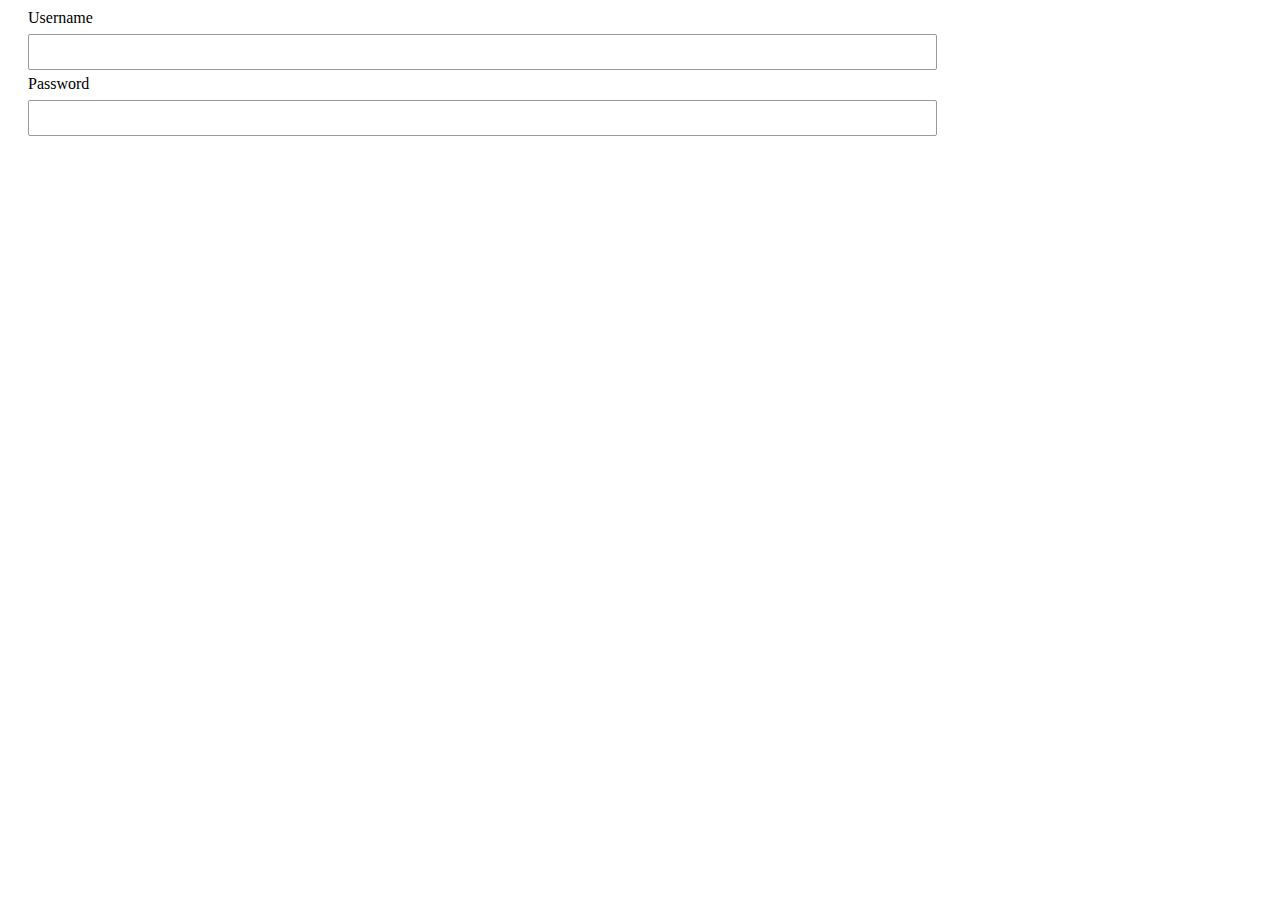
<file: Input/Input.html>
<!DOCTYPE html>
<html lang="en">
<head>
    <meta charset="UTF-8">
    <meta http-equiv="X-UA-Compatible" content="IE=edge">
    <meta name="viewport" content="width=device-width, initial-scale=1.0">
    <title>Input</title>
    <link rel="stylesheet" href="Input.css">
</head>
<body>
    <div class="input-group">
        <label>Username</label>						
        <input type="text">
    </div>

    <div class="input-group">
        <label>Password</label>						
        <input type="text">
    </div>
</body>
</html>
</file>
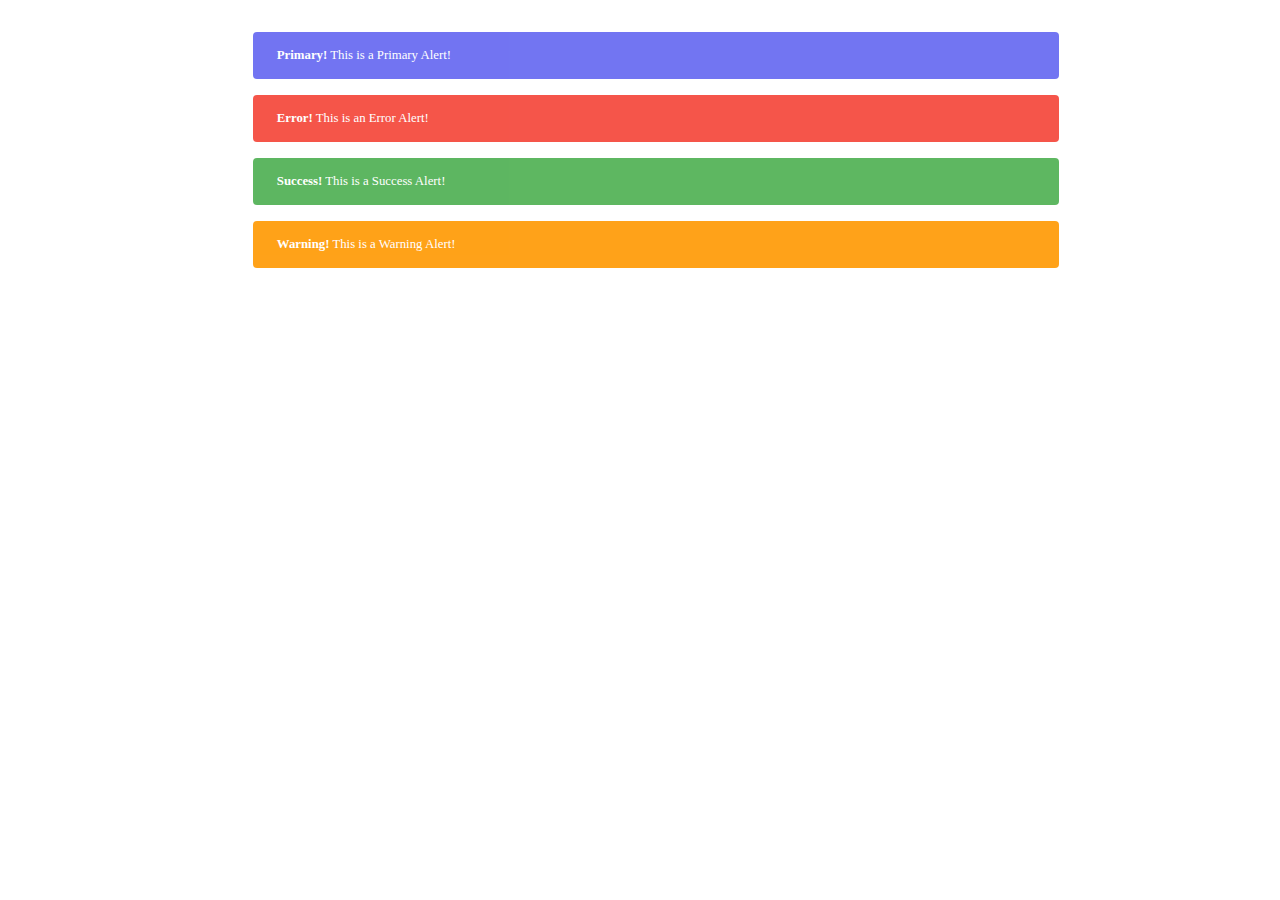
<file: Components/Alert/Alert.html>
<!DOCTYPE html>
<html lang="en">
<head>
    <meta charset="UTF-8">
    <meta http-equiv="X-UA-Compatible" content="IE=edge">
    <meta name="viewport" content="width=device-width, initial-scale=1.0">
    <title>Alert</title>
    <link rel="stylesheet" href="Alert.css">
</head>
<body>
    <div class="example-div alert-box">
        <div class="alert primary">
            <strong>Primary!</strong> This is a Primary Alert!
        </div>

        <div class="alert error">
            <strong>Error!</strong> This is an Error Alert!
        </div>

        <div class="alert success">
            <strong>Success!</strong> This is a Success Alert!
        </div>

        <div class="alert warning">
            <strong>Warning!</strong> This is a Warning Alert!
        </div>
    </div>
</body>
</html>
</file>
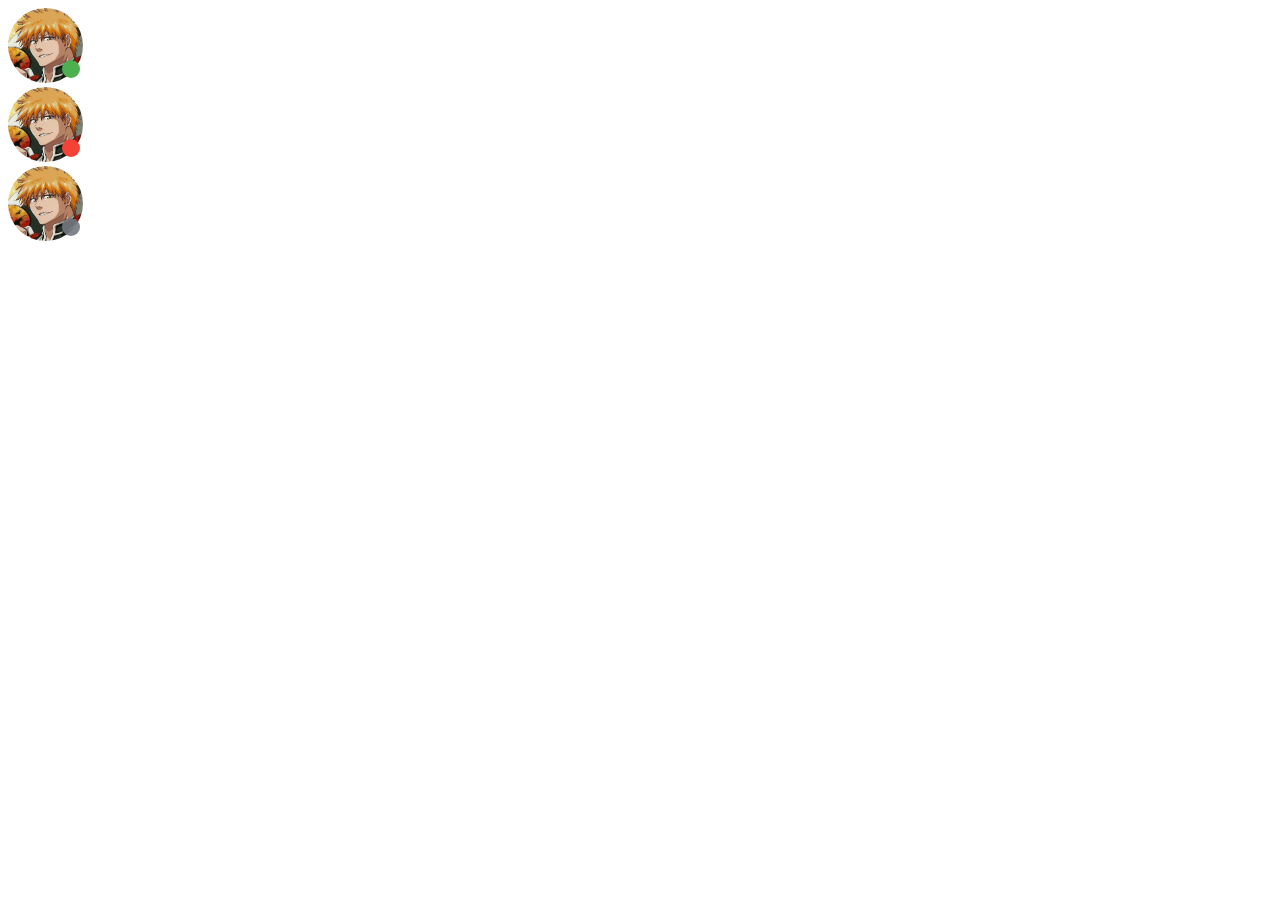
<file: Components/Badge/Badge.html>
<!DOCTYPE html>
<html lang="en">
  <head>
    <meta charset="UTF-8" />
    <meta http-equiv="X-UA-Compatible" content="IE=edge" />
    <meta name="viewport" content="width=device-width, initial-scale=1.0" />
    <title>Badge</title>
    <link rel="stylesheet" href="Badge.css" />
  </head>
  <body>
    
    <div class="badge-container">
      <img
        src="../Avatar/Profile Img.jpg"
        alt="profile-pic"
        class="avatar lg"
      />
      <div class="badge online"></div>
    </div>

    <div class="badge-container">
      <img
        src="../Avatar/Profile Img.jpg"
        alt="profile-pic"
        class="avatar lg"
      />
      <div class="badge dnd"></div>
    </div>

    <div class="badge-container">
      <img
        src="../Avatar/Profile Img.jpg"
        alt="profile-pic"
        class="avatar lg"
      />
      <div class="badge offline"></div>
    </div>
  </body>
</html>
</file>
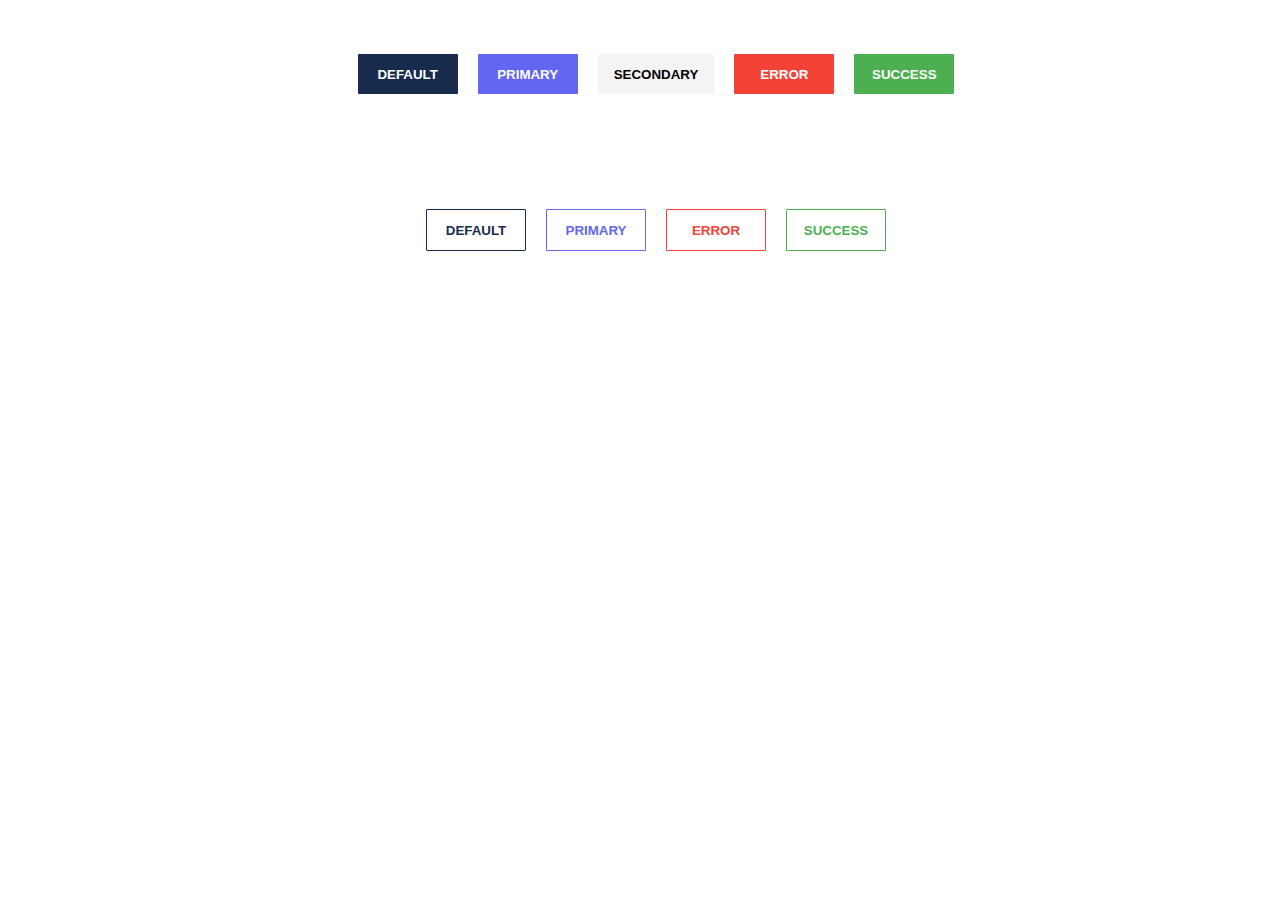
<file: Components/Button/button.html>
<!DOCTYPE html>
<html lang="en">
<head>
    <meta charset="UTF-8">
    <meta http-equiv="X-UA-Compatible" content="IE=edge">
    <meta name="viewport" content="width=device-width, initial-scale=1.0">
    <title>Document</title>
    <link rel="stylesheet" href="button.css">
</head>
<body>
    <div class="example-div">
        <button class="btn">DEFAULT</button>

        <button class="btn btn-primary">PRIMARY</button>

        <button class="btn btn-secondary">SECONDARY</button>

        <button class="btn btn-error">ERROR</button>

        <button class="btn btn-success">SUCCESS</button>

    </div>

    <div class="example-div">
        <button class="btn outline">DEFAULT</button>

        <button class="btn outline-primary">PRIMARY</button>

        <button class="btn outline-error">ERROR</button>

        <button class="btn outline-success">SUCCESS</button> 
    </div>
</body>
</html>
</file>
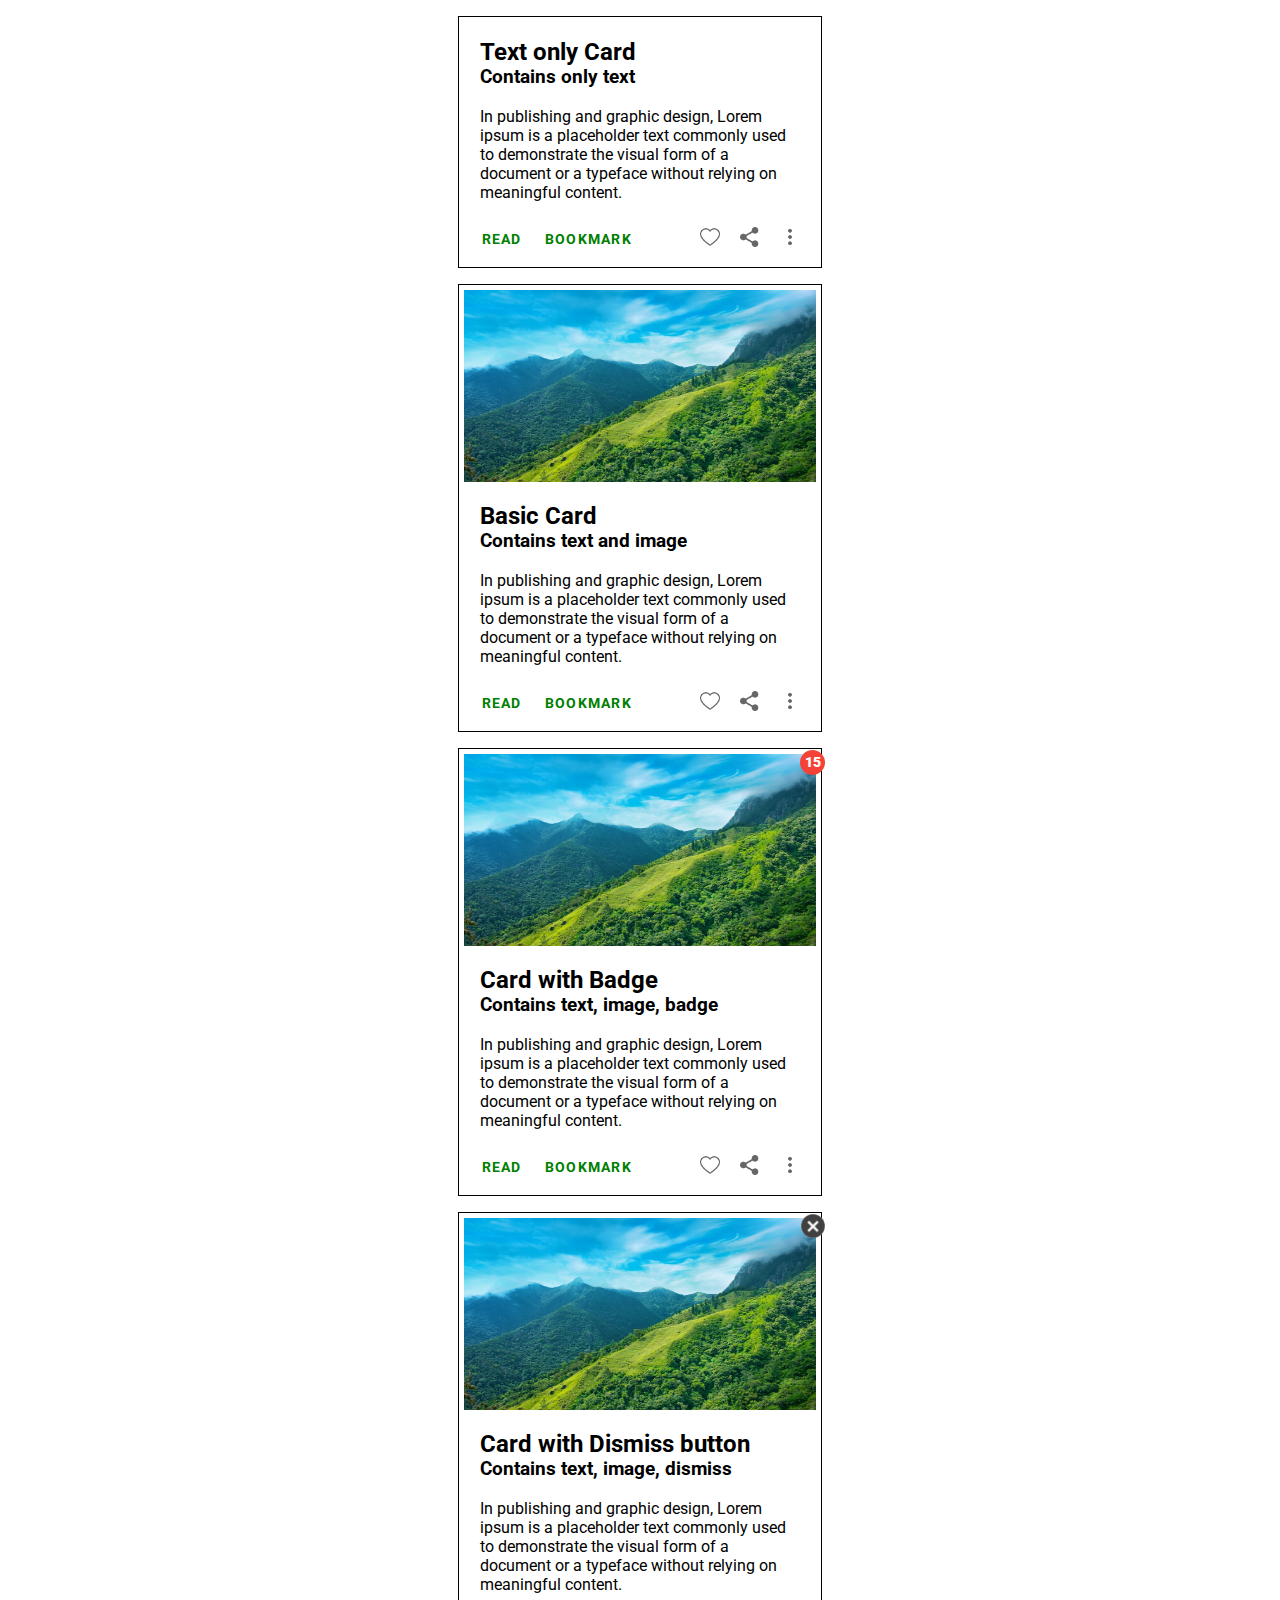
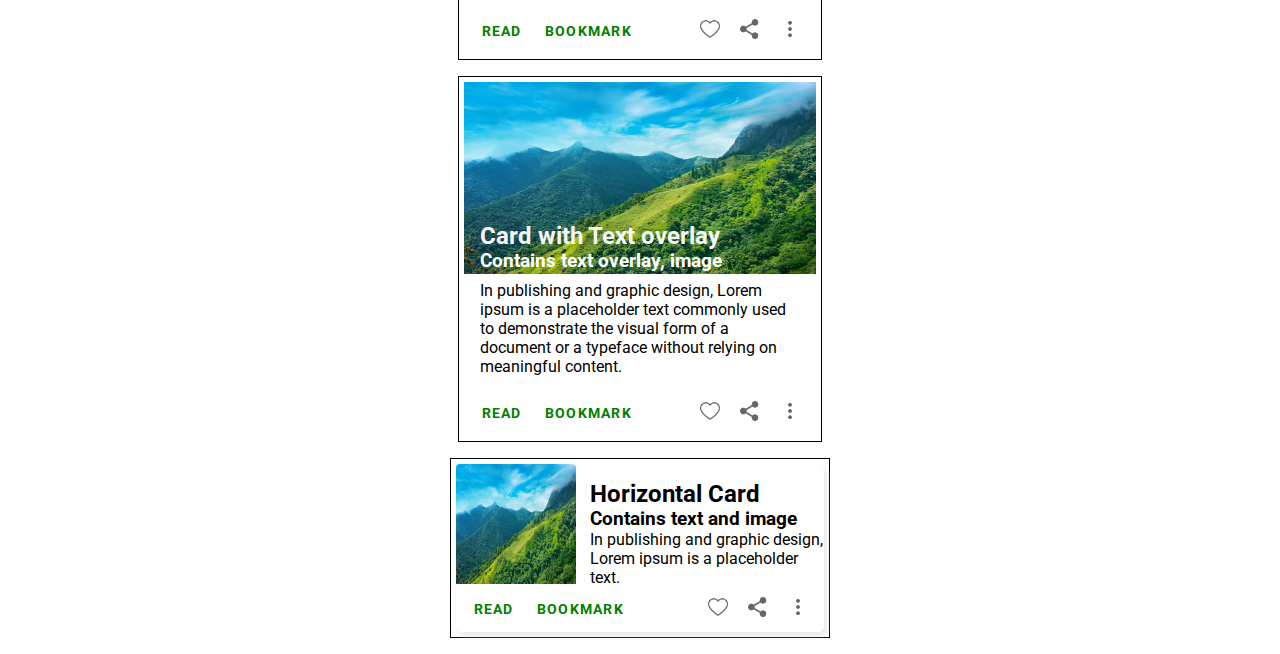
<file: Components/Card/Card.html>
<!DOCTYPE html>
<html lang="en">
<head>
    <meta charset="UTF-8">
    <meta http-equiv="X-UA-Compatible" content="IE=edge">
    <meta name="viewport" content="width=device-width, initial-scale=1.0">
    <title>Card</title>
    <link rel="stylesheet" href="Card.css">
</head>
<body>
    <div class="outer-div">
        <!-- Text Only Card -->
        <div class="basic-card-class">
            <div class="basic-card">
              <div class="upperSection">
                 <div class="upperContent">
                   <h2>Text only Card</h2>
                   <h3>Contains only text</h3>
                 </div>
                 <div class="details">
                   <p>
                    In publishing and graphic design, Lorem ipsum is a placeholder text commonly used to demonstrate the visual form of a document or a typeface without relying on meaningful content.
                   </p>
                 </div>
              </div>
      
              <div class="lower">
                <div>
                  <button>
                    <small>READ</small>
                  </button>
                  <button>
                    <small>BOOKMARK</small>
                  </button>
                </div>
                <div>
                  <img src="./images/like.png" alt="" />
                  <img src="./images/share.png" alt="" />
                  <img src="./images/options.png" alt="" />
                </div>
              </div>
            </div>
        </div>

        <!-- Basic card -->
        <div class="basic-card-class">
            <div class="basic-card">
              <div class="upperSection">
                <img src="./images/card-image.jpg" alt="" />
      
                <div class="upperContent">
                    <h2>Basic Card</h2>
                    <h3>Contains text and image</h3>
                </div>
                <div class="details">
                  <p>
                    In publishing and graphic design, Lorem ipsum is a placeholder text commonly used to demonstrate the visual form of a document or a typeface without relying on meaningful content.
                  </p>
                </div>
              </div>
      
              <div class="lower">
                <div>
                  <button>
                    <small>READ</small>
                  </button>
                  <button>
                    <small>BOOKMARK</small>
                  </button>
                </div>
                <div>
                  <img src="./images/like.png" alt="" />
                  <img src="./images/share.png" alt="" />
                  <img src="./images/options.png" alt="" />
                </div>
              </div>
            </div>
        </div>

        <!-- Card with badges -->
        <div class="basic-card-class">
            <div class="basic-card badge-card">
              <div class="badge">15</div>
              <div class="upperSection">
                <img src="./images/card-image.jpg" alt="" />
      
                <div class="upperContent">
                    <h2>Card with Badge</h2>
                    <h3>Contains text, image, badge</h3>
                </div>
                <div class="details">
                  <p>
                    In publishing and graphic design, Lorem ipsum is a placeholder text commonly used to demonstrate the visual form of a document or a typeface without relying on meaningful content.
                  </p>
                </div>
              </div>
      
              <div class="lower">
                <div>
                  <button>
                    <small>READ</small>
                  </button>
                  <button>
                    <small>BOOKMARK</small>
                  </button>
                </div>
                <div>
                    <img src="./images/like.png" alt="" />
                    <img src="./images/share.png" alt="" />
                    <img src="./images/options.png" alt="" />
                </div>
              </div>
            </div>
        </div>

        <!-- Card with dismiss icon -->

        <div class="basic-card-class">
          <div class="basic-card dismiss-card">
            <div class="crx">
              <img src="./images/close.png" alt="" />
            </div>
            <div class="upperSection">
              <img src="./images/card-image.jpg" alt="" />
    
              <div class="upperContent">
                <h2>Card with Dismiss button</h2>
                <h3>Contains text, image, dismiss</h3>
              </div>
              <div class="details">
                <p>
                  In publishing and graphic design, Lorem ipsum is a placeholder text commonly used to demonstrate the visual form of a document or a typeface without relying on meaningful content.
                </p>
              </div>
            </div>
    
            <div class="lower">
              <div>
                <button>
                  <small>READ</small>
                </button>
                <button>
                  <small>BOOKMARK</small>
                </button>
              </div>
              <div>
                  <img src="./images/like.png" alt="" />
                  <img src="./images/share.png" alt="" />
                  <img src="./images/options.png" alt="" />
              </div>
            </div>
          </div>
        </div>

        <!-- Card with text overlay -->
        <div class="basic-card-class">
          <div class="basic-card text-overlay">
            <div class="upperSection">
              <img src="./images/card-image.jpg" alt="" />
    
              <div class="upperContent">
                <h2>Card with Text overlay</h2>
                <h3>Contains text overlay, image</h3>
              </div>
              <div class="details">
                <p>
                  In publishing and graphic design, Lorem ipsum is a placeholder text commonly used to demonstrate the visual form of a document or a typeface without relying on meaningful content.
                </p>
              </div>
            </div>
    
            <div class="lower">
              <div>
                <button>
                  <small>READ</small>
                </button>
                <button>
                  <small>BOOKMARK</small>
                </button>
              </div>
              <div>
                <img src="./images/like.png" alt="" />
                <img src="./images/share.png" alt="" />
                <img src="./images/options.png" alt="" />
              </div>
            </div>
          </div>
        </div>

        <!-- Horizontal card -->
        <div class="basic-card-class">
          <div class="horizontal-card">
            <div class="upperSection">
              <img src="./images/card-image.jpg" alt="" />
    
              <div class="upperContent">
                <h2>Horizontal Card</h2>
                <h3>Contains text and image</h3>
                <p>
                  In publishing and graphic design, Lorem ipsum is a placeholder text.
                </p>
              </div>
              
                
              
            </div>
            <div class="lower">
              <div>
                <button>
                  <small>READ</small>
                </button>
                <button>
                  <small>BOOKMARK</small>
                </button>
              </div>
              <div>
                <img src="./images/like.png" alt="" />
                <img src="./images/share.png" alt="" />
                <img src="./images/options.png" alt="" />
              </div>
            </div>
          </div>
        </div>


    </div>

    

    

</body>
</html>
</file>
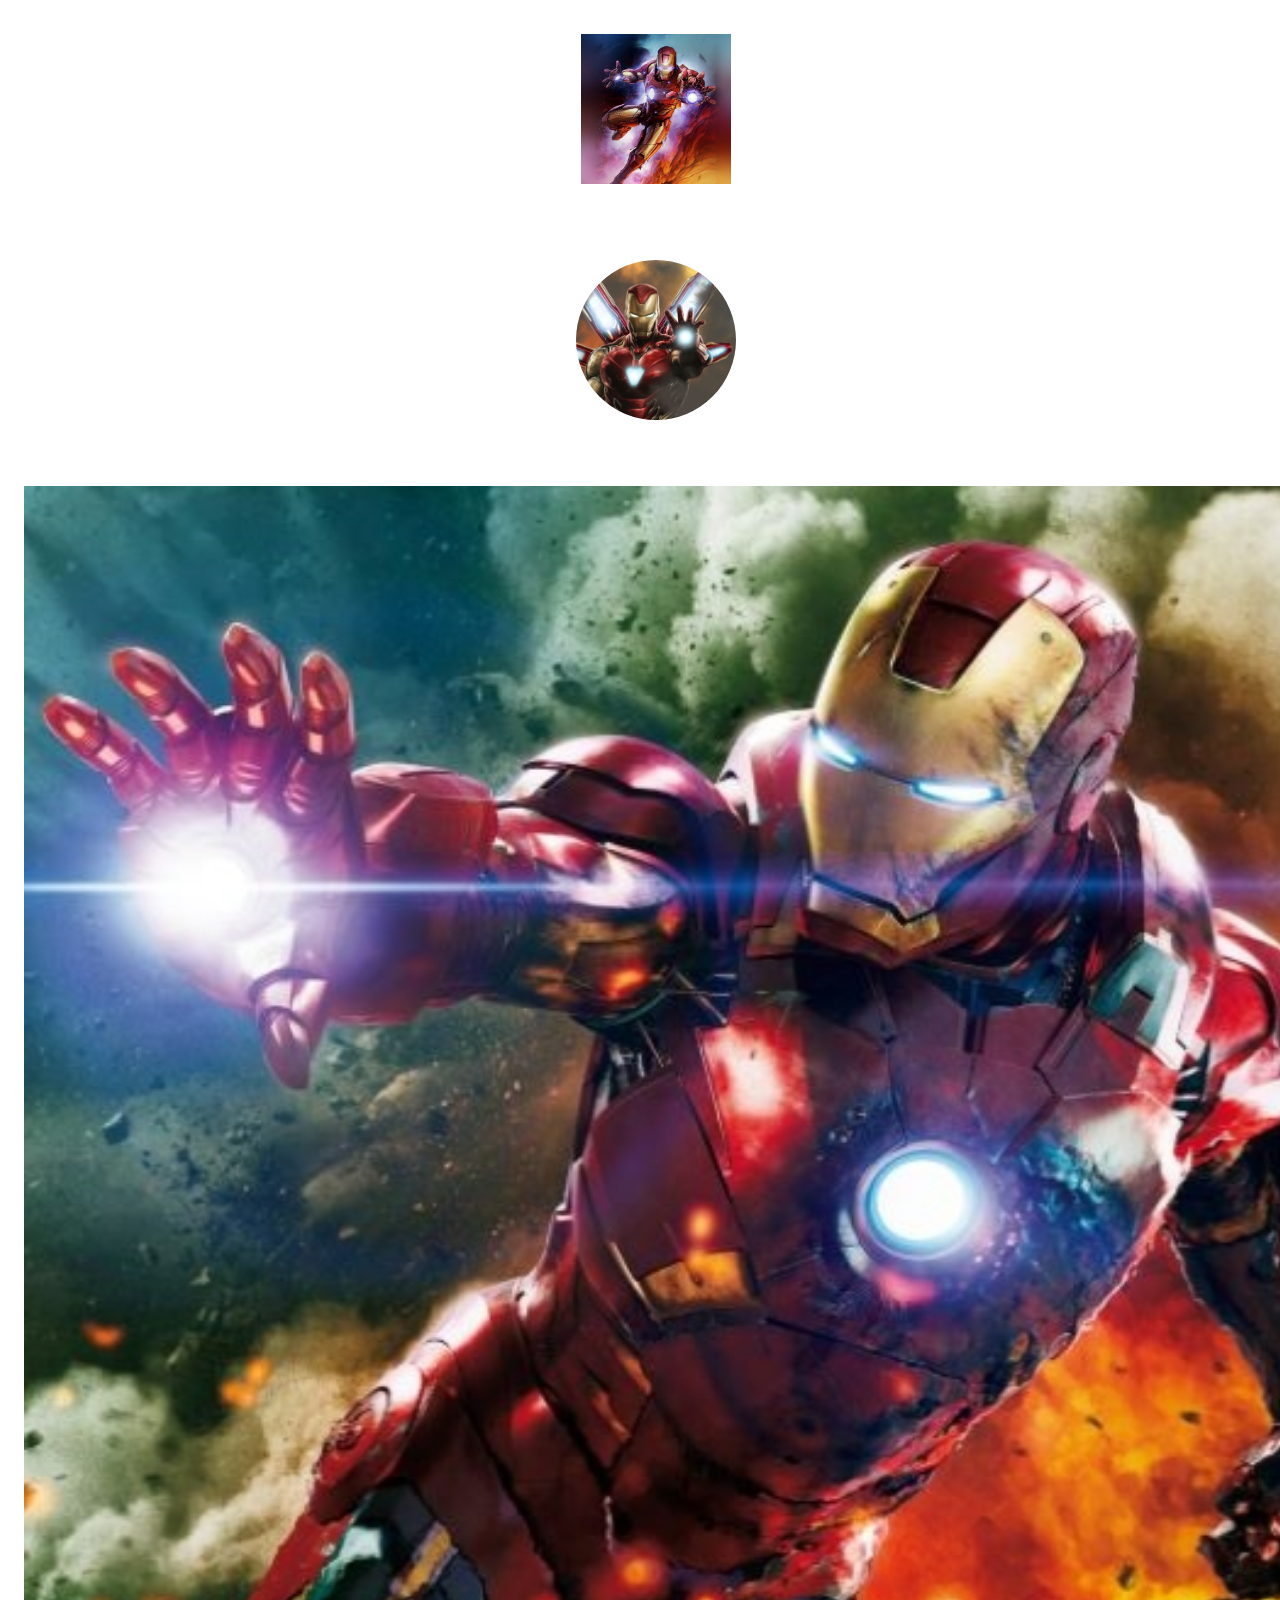
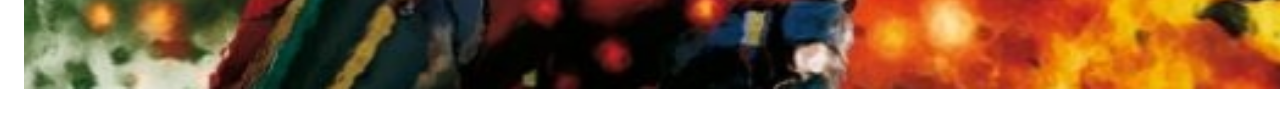
<file: Components/Image/Image.html>
<!DOCTYPE html>
<html lang="en">
<head>
    <meta charset="UTF-8">
    <meta http-equiv="X-UA-Compatible" content="IE=edge">
    <meta name="viewport" content="width=device-width, initial-scale=1.0">
    <title>Image</title>
    <link rel="stylesheet" href="Image.css">
</head>
<body>
    <div class="example-div">
        <img src="./Iron-man-sq.jpg" alt="image" class="sq-img">
    </div>
    <div class="example-div">
        <img src="./Iron-Man-round.jpg" alt="image" class="round-img">
    </div>
    <div class="example-div">
        <img src="./iron-man-full.png" alt="responsive-image" class="rsp-img">
    </div> 
</body>
</html>
</file>
<file: Input/Input.css>
@import url(/style.css);


.input-group {
    font-size: 1rem;
    line-height: 20px;
    margin: 0 20px 10px;
    width: 70%;
}
  
label {
    display: block;
    margin-bottom: 2px;
}

input[type=text] {
    background: #fff;
    border: 1px solid #999;
    padding:.6rem .7rem;
    float: left;
    font-size: .8rem;
    margin: 4px 0;
    width: 100%;
    outline: none;
    border-radius: 2px;
}

.input-group input:focus{
    border : 2px solid var(--active-color)
}

.input-group.err label{
    color: var(--danger-color);
}

.input-group.err input{
    border: 1px solid var(--danger-color);
}

.input-group.err input:focus{
    border: 1px solid var(--danger-hover);
}
</file>
<file: Components/Alert/Alert.css>
@import url(/style.css);

.alert{
    width: 60%;
    color:white;
    border-radius: 4px;
    background-color: var(--primary-color) ;
    padding: 1rem 1.5rem;
    opacity: .9;
    margin: .5rem 0;
    font-size: .8rem;
}

.primary{
    background-color: var(--primary-color) ;
}

.error{
    background-color: var(--danger-color);
}

.success{
    background-color: var(--success-color);
}

.warning{
    background-color: var(--warning-color);
}

/* .example-div{
    border-radius: 4px;
    
    min-height: 100px;
    width: 100%;
    display: flex;
    justify-content: center;
    align-items: center;
    padding: 1rem;
    margin-bottom: 1.5rem;
    /* flex-wrap: wrap; */
    /* background-color: #F5F7F9;
} 
*/


.alert-box{
    flex-direction: column;
}
</file>
<file: Components/Badge/Badge.css>
@import url(../Avatar/Avatar.css);
@import url(/style.css);

.badge-container {
  position: relative;
  width: max-content;
}

.badge {
  display: flex;
  justify-content: center;
  align-items: center;
  top: -4px;
  right: -9px;
  position: absolute;
  font-size: 0.5rem;
  color: white;
  font-weight: 900;
  height: 18px;
  width: 18px;
  border: none;
  background-color: var(--danger-color);
  border-radius: 50%;
}

.badge.online {
  background-color: var(--success-color);
  top: 52px;
  right: 3px;
}

.badge.offline {
  background-color: var(--dark-grey);
  top: 52px;
  right: 3px;
}

.badge.dnd {
  background-color: var(--danger-color);
  top: 52px;
  right: 3px;
}
</file>
<file: Components/Button/button.css>
@import url(/style.css);

/* BUTTON COMPONENT START */

/* Contained Button */
.btn{
    font-weight: 600;
    background: var(--default-color);
    color: white;
    min-width: 100px;
    width: max-content;
    padding: .8rem 1rem ;
    border-radius: 1px;
    border: none;
    cursor: pointer;
    /* box-shadow: rgba(0, 0, 0, 0.24) 0px 3px 8px; */
    transition: all .3s ease-in-out;
    margin: 10px;
}

.btn-primary{
    background-color : var(--primary-color);
    color : white;
}

.btn-primary:hover{
    background-color: var(--primary-hover);
}

.btn-secondary{
    background-color: var(--secondary-color);
    color : black;
}

.btn-secondary:hover{
    background-color: var(--secondary-hover);
}

.btn-error{
    background-color: var(--danger-color);
}

.btn-error:hover{
    background-color: var(--danger-hover);
}

.btn-success{
    background-color: var(--success-color);
}

.btn-success:hover{
    background-color: var(--success-hover);
}

/* Outline Button */
.btn.outline{
    background-color: white;
    border: 1px solid var(--default-color);
    color : var(--default-color)
}

.btn.outline:hover{
    background-color: var(--default-color);
    color : white
}

.btn.outline-primary{
    background-color: white;
    border: 1px solid var(--primary-color);
    color: var(--primary-color)
}

.btn.outline-primary:hover{
    background-color: var(--primary-color);
    color: white;
}

.btn.outline-error{
    background-color: white;
    border: 1px solid var(--danger-color);
    color: var(--danger-color);
}

.btn.outline-error:hover{
    background-color: var(--danger-color);
    color: white;
}

.btn.outline-success{
    background-color: white;
    border: 1px solid var(--success-color);
    color: var(--success-color);
}

.btn.outline-success:hover{
    background-color: var(--success-color);
    color: white;
}

.btn-link{
    background-color: var(--active-color);
    color: white;
}

.btn-icon:hover,.btn-link:hover{
    background-color: var(--active-hover);
}

.btn-icon{
    background-color: var(--active-color);
    display: flex;
    justify-content: space-around;
    align-items: center;
}

.btn-icon svg{
    height: max-content;
}
</file>
<file: Components/Card/Card.css>
@import url(/style.css);
@import url(/Components/Badge/Badge.css);
@import url("https://fonts.googleapis.com/css2?family=Roboto&display=swap");


* {
    margin: 0;
    padding: 0;
}

body {
    font-family: "roboto", "sans-serif";
}

.outer-div{
    margin: 1rem;
    display: flex;
    flex-direction: column;
    align-items: center;
    row-gap: 1rem;
}


/* lower */

.lower {
    display: flex;
    justify-content: space-between;
    align-items: center;
    margin-top: 0.4rem;
    margin-bottom: 0.4rem;
}
  
.lower img {
    width: 1.25rem;
    height: 1.25rem;
    margin-right: 1rem;
}
  
.lower div {
    margin-left: 0.5rem;
}
  
.lower small {
    font-size: 0.9rem;
    color: green;
    letter-spacing: 1.25px;
    font-family: "roboto";
    font-weight: bold;
}
  
.lower button {
    border: none;
    background-color: rgba(0, 0, 0, 0);
    padding: 0.5rem 0.6rem;
}
  
.lower button:hover {
    cursor: pointer;
    background-color: rgba(98, 0, 238, 0.03);
    border-radius: 0.3rem;
}
  
.lower img:hover {
    cursor: pointer;
}



/* basic-card */

.basic-card-class {
    display: flex;
    justify-content: center;
    align-items: center;
    height: fit-content;
    border: solid 1px;
    max-width: 23rem;
    position: relative;
    padding: 0.3rem;
}
  
.upperSection:hover {
    background-color: #f5f5f5;
    cursor: pointer;
}
  
.basic-card {
    display: flex;
    flex-flow: column nowrap;
    width: 22rem;
    /* box-shadow: 3px 3px 80px 1px rgba(207, 207, 207, 0.5);   */
    border-radius: 0.4rem;
}
  
.basic-card .upperSection img {
    width: 22rem;
    height: 12rem;
}
  
.basic-card .upperContent {
    padding: 1rem;
}
  

  
.details {
    margin-top: 0.2rem;
    padding: 0 1rem;
    padding-bottom: 0.5rem;
    margin-bottom: 0.4rem;
} 


/* text-overlay */

.text-overlay .upperSection {
    position: relative;
}
  
.text-overlay .upperContent {
    position: absolute;
    left: 0;
    color: whitesmoke;
    bottom: 3rem;
}

.text-overlay .upperContent h3 {
    color: white;
}

/* card with badge */

.badge-card {
    position: relative;
}

.basic-card.badge-card .badge {
    height: 1.56rem;
    width: 1.56rem;
    font-size: 0.9rem;
}

/* Dismissable card */

.dismiss-card {
    position: relative;
}

.crx img{
    display: flex;
    top: -0.25rem;
    right: -0.56rem;
    background-color: grey;
    position: absolute;
    height: 1.5rem;
    width: 1.5rem;
    border-radius: 50%;
}



/* Horizontal Card */

  
.horizontal-card {
    background-color: #ffffff;
    width: 25rem;
    height: fit-content;
    box-shadow: 3px 4px 6px rgba(207, 207, 207, 0.5);
    border-radius: 0.4rem;
}

.horizontal-card .upperSection {
    display: flex;
}
  
.horizontal-card .upperContent {
    margin-left: 0.9rem;
    padding-top: 1rem;
}

.horizontal-card .upperSection img {
    width: 7.5rem;
    height: 7.5rem;
    border-top-left-radius: 0.25rem;
    border-top-right-radius: 0.25rem;
}

.basic-card.text-overlay .upperContent{   
    top: 7.8rem;
    position: absolute;
}
</file>
<file: Components/Image/Image.css>
@import url(/style.css);

.sq-img{
    height: 150px;
    width: 150px;
    margin: 10px;
    object-fit: cover;
}

.round-img{
    height: 160px;
    width: 160px;
    border-radius: 50%;
    margin: 10px;
    object-fit: cover;
}

.rsp-img{
    width: 100%;
    height: auto;
    object-fit: cover;
}
</file>
